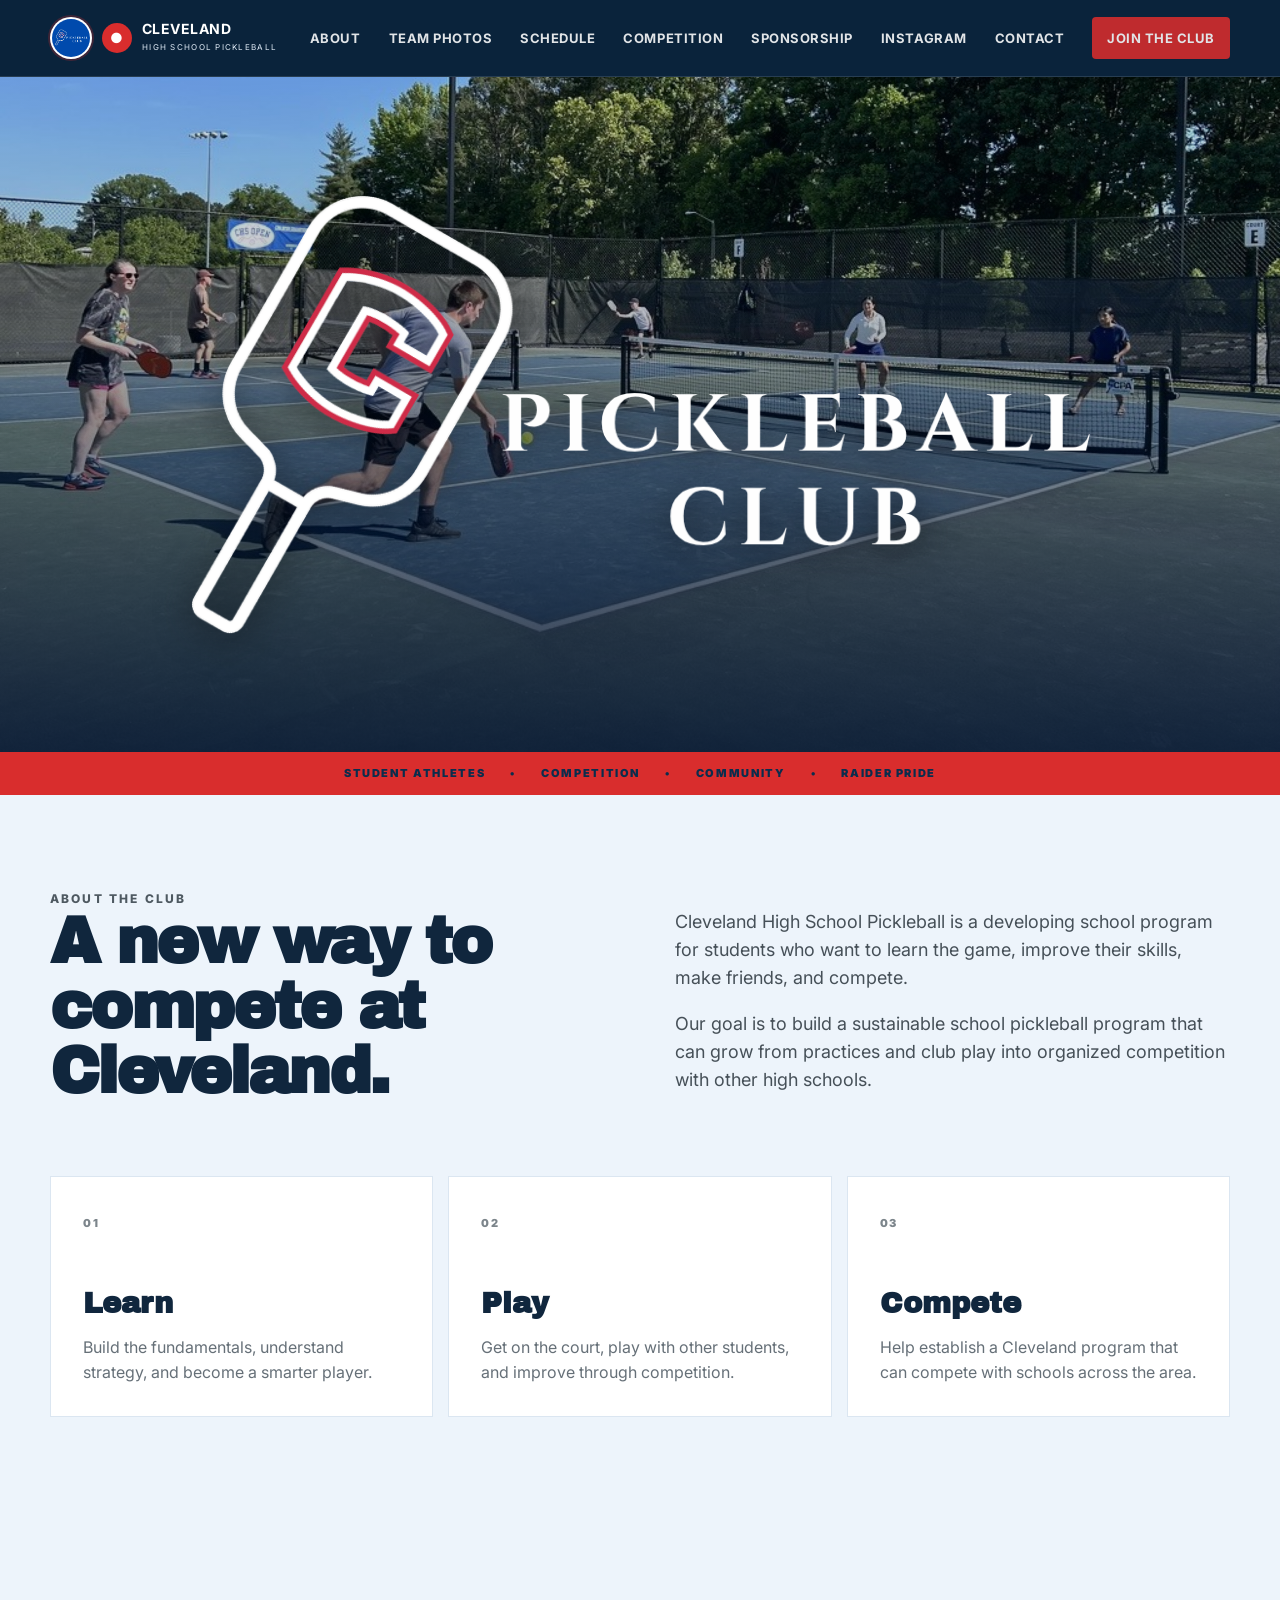
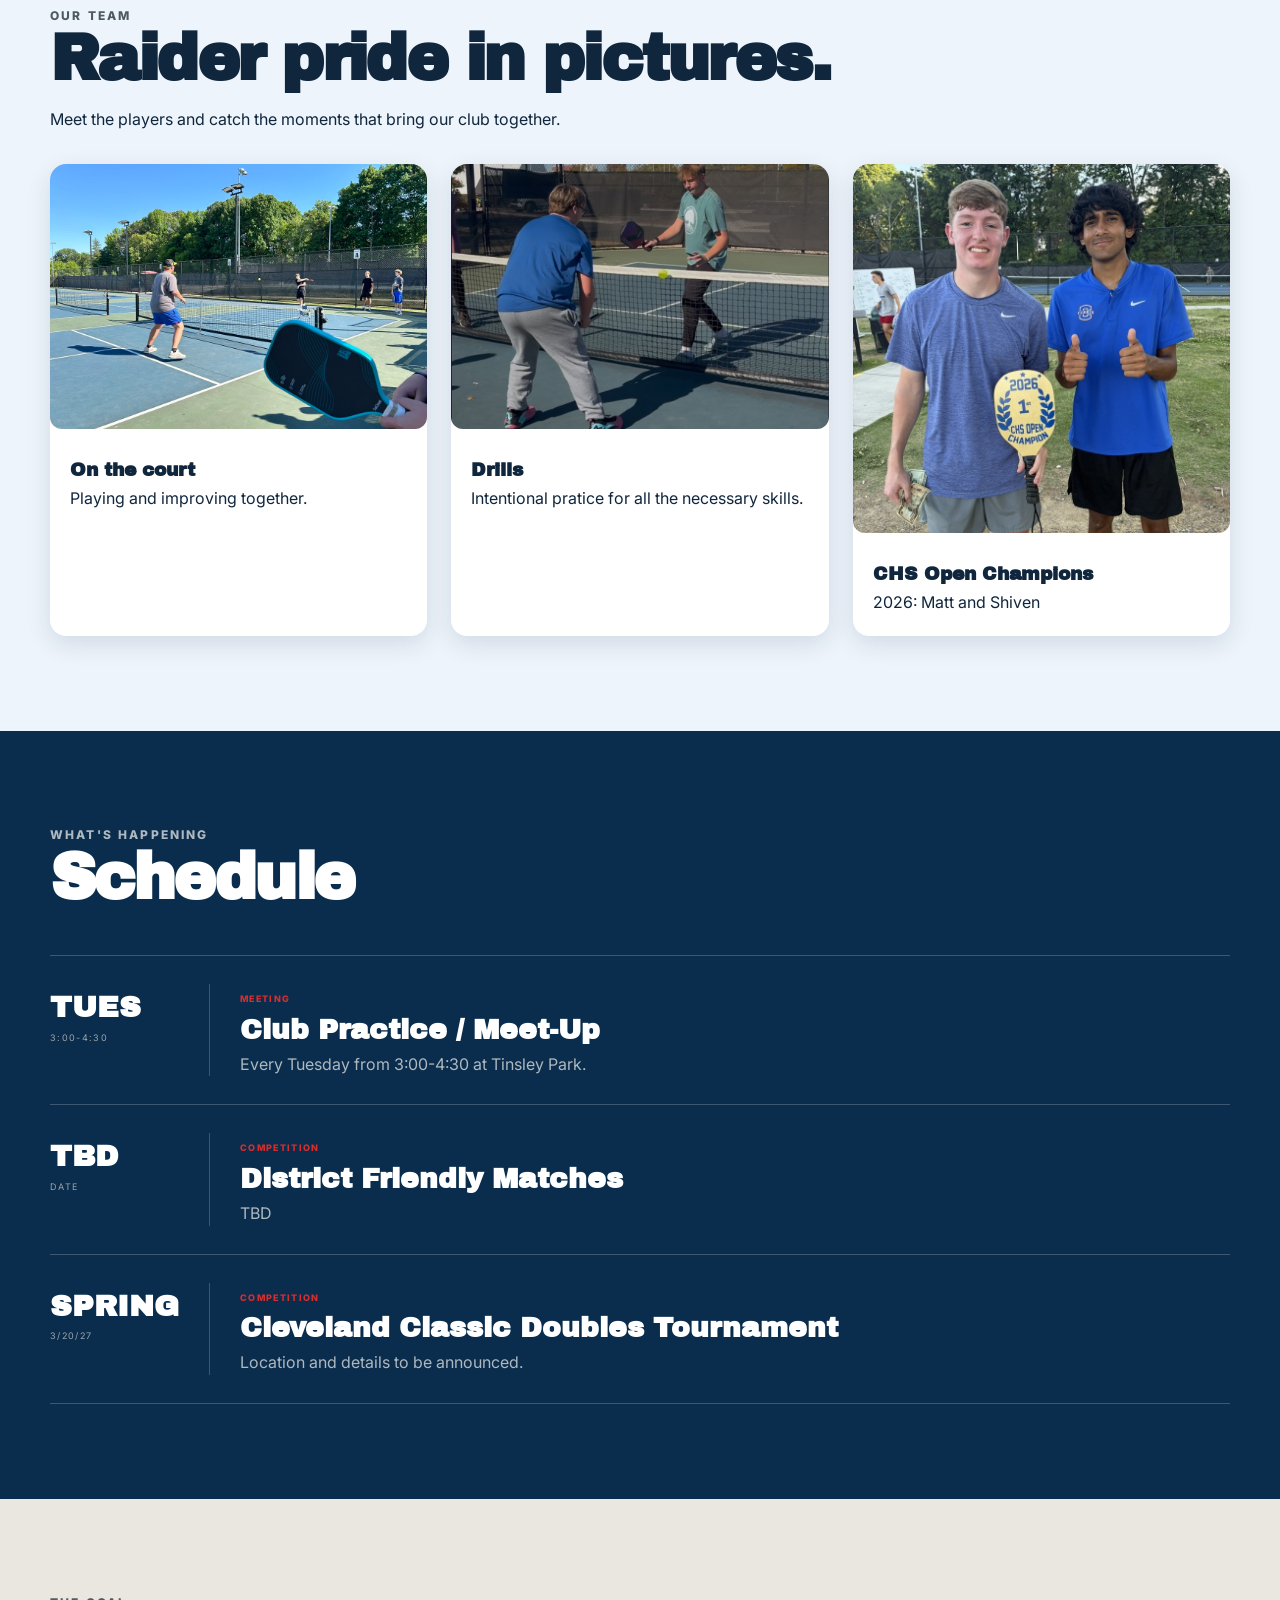
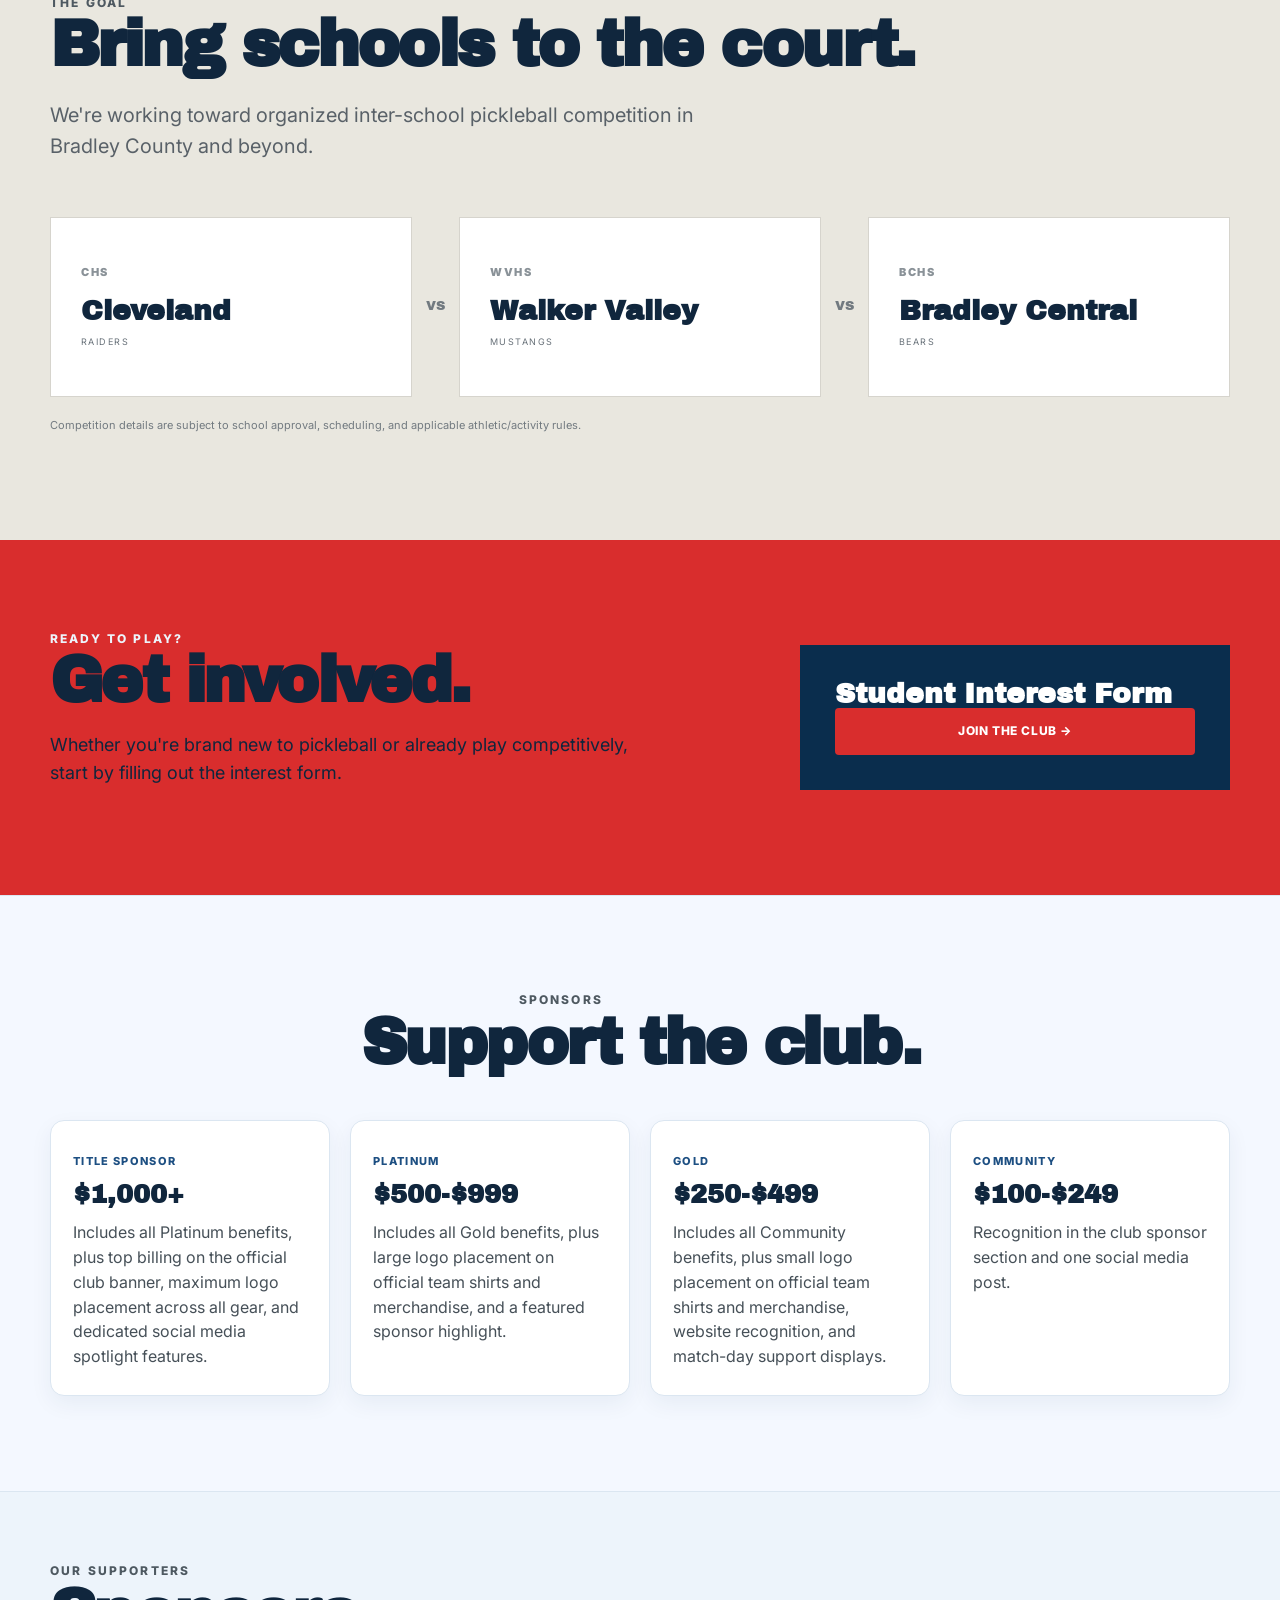
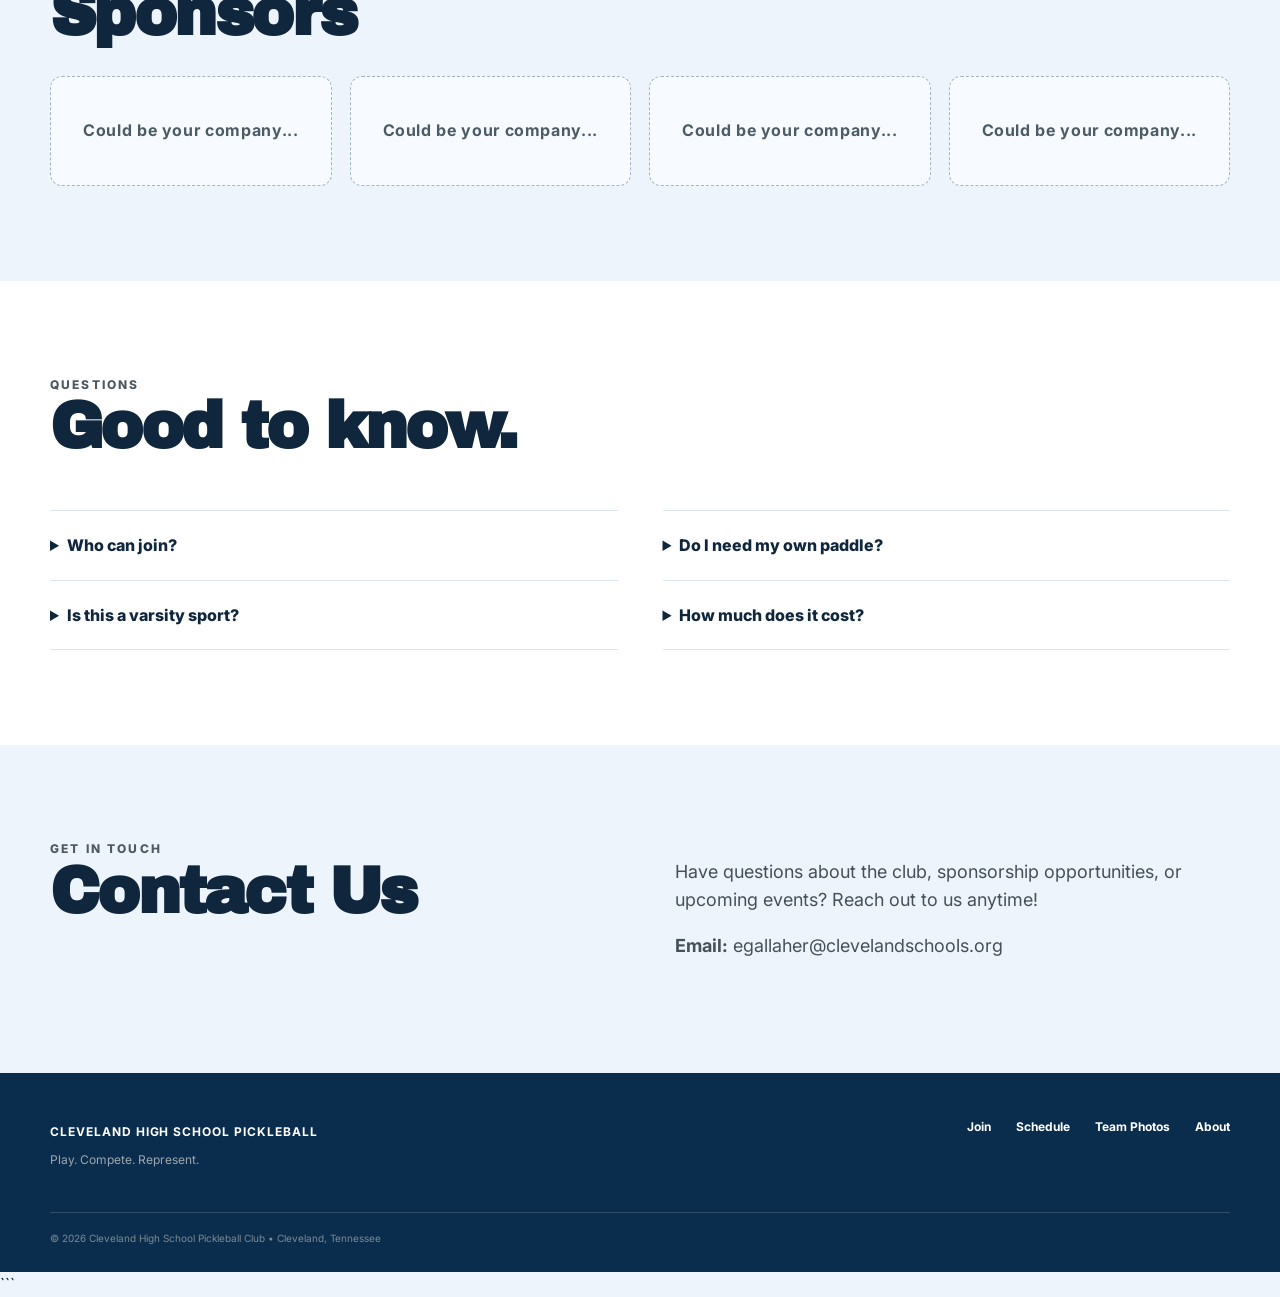
<file: index.html>
<!DOCTYPE html>
<html lang="en">
<head>
  <meta charset="UTF-8">
  <meta name="viewport" content="width=device-width, initial-scale=1.0">
  <meta name="description" content="Cleveland High School Pickleball Club — play, compete, and represent Cleveland.">
  <title>Cleveland High School Pickleball</title>
  <link rel="stylesheet" href="styles.css">

  <style>
    #team-photos {
      scroll-margin-top: 100px;
    }

    .team-photo-grid {
      display: grid;
      grid-template-columns: repeat(3, minmax(0, 1fr));
      gap: 24px;
      margin-top: 32px;
    }

    .team-photo-card {
      margin: 0;
    }

    .team-photo-card img,
    .team-photo-placeholder {
      display: block;
      width: 100%;
      aspect-ratio: 4 / 3;
      border-radius: 12px;
    }

    .team-photo-card img {
      object-fit: cover;
    }

    .team-photo-placeholder {
      display: grid;
      place-items: center;
      box-sizing: border-box;
      padding: 24px;
      background: #f1f4f7;
      border: 2px dashed #b9c4cf;
      color: #475569;
      text-align: center;
    }

    .team-photo-card figcaption {
      margin-top: 14px;
    }

    .team-photo-card h3 {
      margin: 0 0 6px;
    }

    .team-photo-card p {
      margin: 0;
    }

    @media (max-width: 700px) {
      .team-photo-grid {
        grid-template-columns: 1fr;
      }
    }
  </style>
</head>

<body>
  <header class="site-header">
    <nav class="nav container">
      <a class="brand" href="#top" aria-label="Cleveland High School Pickleball home">
        <img class="club-logo" src="CHS-pickleball-club.png" alt="CHS Pickleball Club logo">
        <span class="brand-ball">●</span>
        <span><strong>CLEVELAND</strong><small>HIGH SCHOOL PICKLEBALL</small></span>
      </a>
      <button class="menu-toggle" aria-label="Open menu" aria-expanded="false">☰</button>
      <div class="nav-links">
        <a href="#about">About</a>
        <a href="#team-photos">Team Photos</a>
        <a href="#schedule">Schedule</a>
        <a href="#competition">Competition</a>
        <a href="#sponsors">Sponsorship</a>
        <a href="https://www.instagram.com/chs_pickleball_club/" target="_blank" rel="noopener">Instagram</a>
        <a href="#contact">Contact</a>
        <a href="#join" class="nav-cta">Join the Club</a>
      </div>
    </nav>
  </header>

  <main id="top">
    <section class="hero">
      <div class="hero-photo-shell">
        <img class="hero-visual" src="images/hero-courts-cropped.jpg" alt="Students playing pickleball on outdoor courts">
        <div class="hero-text"><img class="hero-brand-art" src="images/hero-club-logo.png" alt="CHS Pickleball Club"></div>
      </div>
    </section>

    <section class="ticker" aria-label="Club message">
      <div>STUDENT ATHLETES</div>
      <div>•</div>
      <div>COMPETITION</div>
      <div>•</div>
      <div>COMMUNITY</div>
      <div>•</div>
      <div>RAIDER PRIDE</div>
    </section>

    <section id="about" class="section">
      <div class="container split">
        <div>
          <p class="eyebrow dark">ABOUT THE CLUB</p>
          <h2>A new way to compete at Cleveland.</h2>
        </div>
        <div class="section-copy">
          <p>Cleveland High School Pickleball is a developing school program for students who want to learn the game,
            improve their skills, make friends, and compete.</p>
          <p>Our goal is to build a sustainable school pickleball program that can grow from practices and club play
            into organized competition with other high schools.</p>
        </div>
      </div>
      <div class="container cards">
        <article class="card">
          <span class="card-number">01</span>
          <h3>Learn</h3>
          <p>Build the fundamentals, understand strategy, and become a smarter player.</p>
        </article>
        <article class="card">
          <span class="card-number">02</span>
          <h3>Play</h3>
          <p>Get on the court, play with other students, and improve through competition.</p>
        </article>
        <article class="card">
          <span class="card-number">03</span>
          <h3>Compete</h3>
          <p>Help establish a Cleveland program that can compete with schools across the area.</p>
        </article>
      </div>
    </section>

    <!-- TEAM PHOTOS -->
    <section id="team-photos" class="section" aria-labelledby="team-photos-heading">
      <div class="container">
        <p class="eyebrow dark">OUR TEAM</p>
        <h2 id="team-photos-heading">Raider pride in pictures.</h2>
        <p>Meet the players and catch the moments that bring our club together.</p>

        <div class="team-photo-grid">
          <figure class="team-photo-card">
            <img src="images/picture1.jpeg" alt="Pickleball players enjoying a game on the outdoor courts" loading="lazy">
            <figcaption><h3>On the court</h3><p>Playing and improving together.</p></figcaption>
          </figure>
          <figure class="team-photo-card">
            <img src="images/picture3.jpeg" alt="Two players competing near the pickleball net" loading="lazy">
            <figcaption><h3>Drills</h3><p>Intentional pratice for all the necessary skills.</p></figcaption>
          </figure>
          <figure class="team-photo-card">
            <img src="images/champions-heads-and-paddle.jpg" class="champions-portrait" style="height:auto!important;max-height:none!important;aspect-ratio:auto!important;object-fit:contain!important;object-position:center top!important" alt="Two pickleball players posing together with a championship paddle" loading="lazy">
            <figcaption><h3>CHS Open Champions</h3><p>2026: Matt and Shiven</p></figcaption>
          </figure>
        </div>
      </div>
    </section>

    <section id="schedule" class="section dark-section">
      <div class="container">
        <div class="section-heading">
          <div>
            <p class="eyebrow">WHAT'S HAPPENING</p>
            <h2>Schedule</h2>
          </div>
        </div>
        <div class="events">
          <div class="event">
            <div class="date"><strong>TUES</strong><span>3:00-4:30</span></div>
            <div>
              <span class="event-tag">MEETING</span>
              <h3>Club Practice / Meet-Up</h3>
              <p>Every Tuesday from 3:00-4:30 at Tinsley Park.</p>
            </div>
          </div>
          <div class="event">
            <div class="date"><strong>TBD</strong><span>DATE</span></div>
            <div>
              <span class="event-tag">COMPETITION</span>
              <h3>District Friendly Matches</h3>
              <p>TBD</p>
            </div>
          </div>
          <div class="event">
            <div class="date"><strong>SPRING</strong><span>3/20/27</span></div>
            <div>
              <span class="event-tag">COMPETITION</span>
              <h3>Cleveland Classic Doubles Tournament</h3>
              <p>Location and details to be announced.</p>
            </div>
          </div>
        </div>
      </div>
    </section>

    <section id="competition" class="section competition-section">
      <div class="container">
        <p class="eyebrow dark">THE GOAL</p>
        <h2>Bring schools to the court.</h2>
        <p class="lead">We're working toward organized inter-school pickleball competition in Bradley County and beyond.</p>
        <div class="rivals">
          <div class="school"><span>CHS</span><strong>Cleveland</strong><small>RAIDERS</small></div>
          <div class="vs">VS</div>
          <div class="school"><span>WVHS</span><strong>Walker Valley</strong><small>MUSTANGS</small></div>
          <div class="vs">VS</div>
          <div class="school"><span>BCHS</span><strong>Bradley Central</strong><small>BEARS</small></div>
        </div>
        <p class="fine-print">Competition details are subject to school approval, scheduling, and applicable
          athletic/activity rules.</p>
      </div>
    </section>

    <section id="join" class="join-section">
      <div class="container join-grid">
        <div>
          <p class="eyebrow">READY TO PLAY?</p>
          <h2>Get involved.</h2>
          <p>Whether you're brand new to pickleball or already play competitively, start by filling out the interest form.</p>
        </div>
        <div class="join-box">
          <h3>Student Interest Form</h3>
          <a class="button primary full" href="https://forms.gle/dFQhhtdQfwLwSMa78" target="_blank" rel="noopener">Join the Club →</a>
        </div>
      </div>
    </section>

    <section id="sponsors" class="section sponsor-section">
      <div class="container">
        <div class="section-heading centered-heading">
          <div>
            <p class="eyebrow dark">SPONSORS</p>
            <h2>Support the club.</h2>
          </div>
        </div>
        <div class="sponsor-tier-grid">
          <article class="sponsor-tier">
            <span class="tier-label">TITLE SPONSOR</span>
            <h3>$1,000+</h3>
            <p>Includes all Platinum benefits, plus top billing on the official club banner, maximum logo placement across all gear, and dedicated social media spotlight features.</p>
          </article>
          <article class="sponsor-tier">
            <span class="tier-label">PLATINUM</span>
            <h3>$500-$999</h3>
            <p>Includes all Gold benefits, plus large logo placement on official team shirts and merchandise, and a featured sponsor highlight.</p>
          </article>
          <article class="sponsor-tier">
            <span class="tier-label">GOLD</span>
            <h3>$250-$499</h3>
            <p>Includes all Community benefits, plus small logo placement on official team shirts and merchandise, website recognition, and match-day support displays.</p>
          </article>
          <article class="sponsor-tier">
            <span class="tier-label">COMMUNITY</span>
            <h3>$100-$249</h3>
            <p>Recognition in the club sponsor section and one social media post.</p>
          </article>
        </div>
      </div>
    </section>

    <section class="section sponsor-showcase">
      <div class="container">
        <div class="sponsor-header">
          <p class="eyebrow dark">OUR SUPPORTERS</p>
          <h2>Sponsors</h2>
        </div>
        <div class="sponsor-grid">
          <div class="sponsor-box">Could be your company...</div>
          <div class="sponsor-box">Could be your company...</div>
          <div class="sponsor-box">Could be your company...</div>
          <div class="sponsor-box">Could be your company...</div>
        </div>
      </div>
    </section>

    <section class="section faq">
      <div class="container">
        <p class="eyebrow dark">QUESTIONS</p>
        <h2>Good to know.</h2>
        <div class="faq-grid">
          <details>
            <summary>Who can join?</summary>
            <p>All students of Cleveland High School and local homeschool students.</p>
          </details>
          <details>
            <summary>Do I need my own paddle?</summary>
            <p>Yes, bring a paddle, water, and appropriate court shoes.</p>
          </details>
          <details>
            <summary>Is this a varsity sport?</summary>
            <p>This program is currently only a club, but help us make it a varsity sport!</p>
          </details>
          <details>
            <summary>How much does it cost?</summary>
            <p>It is free to join the club, however you do have the option to buy apparel.</p>
          </details>
        </div>
      </div>
    </section>

    <section id="contact" class="section">
      <div class="container split">
        <div>
          <p class="eyebrow dark">GET IN TOUCH</p>
          <h2>Contact Us</h2>
        </div>
        <div class="section-copy">
          <p>Have questions about the club, sponsorship opportunities, or upcoming events? Reach out to us anytime!</p>
          <p>
            <strong>Email:</strong>
            <a href="mailto:egallaher@clevelandschools.org">egallaher@clevelandschools.org</a>
          </p>
        </div>
      </div>
    </section>
  </main>

  <footer class="footer">
    <div class="container footer-inner">
      <div>
        <strong>CLEVELAND HIGH SCHOOL PICKLEBALL</strong>
        <p>Play. Compete. Represent.</p>
      </div>
      <div class="footer-links">
        <a href="#join">Join</a>
        <a href="#schedule">Schedule</a>
        <a href="#team-photos">Team Photos</a>
        <a href="#about">About</a>
      </div>
    </div>
    <div class="container copyright">© 2026 Cleveland High School Pickleball Club • Cleveland, Tennessee</div>
  </footer>

  <script>
    const toggle = document.querySelector('.menu-toggle');
    const links = document.querySelector('.nav-links');

    toggle.addEventListener('click', () => {
      const open = links.classList.toggle('open');
      toggle.setAttribute('aria-expanded', open);
    });

    document.querySelectorAll('.nav-links a').forEach(a => {
      a.addEventListener('click', () => {
        links.classList.remove('open');
        toggle.setAttribute('aria-expanded', 'false');
      });
    });
  </script>
</body>
</html>
```
</file>
<file: styles.css>
@import url('https://fonts.googleapis.com/css2?family=Archivo+Black&family=Inter:wght@400;500;600;700;800&display=swap');

:root {
  --navy: #0a2d4d;
  --navy-deep: #061f38;
  --ink: #10263d;
  --cream: #edf4fb;
  --white: #ffffff;
  --accent: #d92d2d;
  --accent-strong: #b91d1d;
  --blue-soft: #4a7ab3;
  --blue-mid: #1d4f82;
  --muted: #5a6d7c;
  --line: #dbe6f1;
  --max: 1180px;
}

* {
  box-sizing: border-box
}

html {
  scroll-behavior: smooth
}

body {
  margin: 0;
  background: var(--cream);
  color: var(--ink);
  font-family: Inter, Arial, sans-serif;
  line-height: 1.55
}

a {
  color: inherit;
  text-decoration: none
}

.container {
  width: min(calc(100% - 40px), var(--max));
  margin: auto
}

.site-header {
  position: sticky;
  top: 0;
  z-index: 20;
  background: rgba(6, 31, 56, .98);
  color: white;
  border-bottom: 1px solid rgba(255, 255, 255, .12)
}

.nav {
  height: 76px;
  display: flex;
  align-items: center;
  justify-content: space-between
}

.brand {
  display: flex;
  align-items: center;
  gap: 10px;
  letter-spacing: .03em
}

.club-logo {
  width: 42px;
  height: 42px;
  object-fit: cover;
  border-radius: 50%;
  background: white;
  border: 2px solid rgba(255, 255, 255, .25);
  box-shadow: 0 0 0 2px rgba(217, 45, 45, .25)
}

.brand strong {
  display: block;
  font-size: 14px;
  line-height: 1
}

.brand small {
  display: block;
  font-size: 8px;
  letter-spacing: .16em;
  margin-top: 5px;
  color: #dfeaf6
}

.brand-ball {
  display: grid;
  place-items: center;
  width: 30px;
  height: 30px;
  border-radius: 50%;
  background: var(--accent);
  color: white;
  font-size: 14px
}

.nav-links {
  display: flex;
  align-items: center;
  gap: 28px;
  font-size: 13px;
  font-weight: 700;
  text-transform: uppercase;
  letter-spacing: .04em
}

.nav-links a {
  opacity: .88
}

.nav-links a:hover {
  opacity: 1
}

.nav-cta {
  background: var(--accent);
  color: white;
  padding: 11px 15px;
  border-radius: 4px
}

.menu-toggle {
  display: none;
  background: none;
  border: 0;
  color: white;
  font-size: 26px
}

.hero {
  background: #0d5fd8;
  color: #0b2d4d;
  padding: 0
}

.hero-overlay {
  display: none
}

.hero-photo-shell {
  position: relative;
  width: 100%;
  min-height: 640px;
  overflow: hidden;
  background: #0d5fd8;
}

.hero-visual {
  display: block;
  width: 100%;
  height: 100%;
  min-height: 640px;
  object-fit: cover;
  object-position: center;
  transform: scale(1.02);
}

.hero-text {
  position: absolute;
  inset: 0;
  display: flex;
  flex-direction: column;
  justify-content: flex-end;
  align-items: center;
  gap: 28px;
  padding: 52px 40px 52px 40px;
  pointer-events: none;
}

.hero-location {
  margin: 0;
  font-size: 14px;
  font-weight: 800;
  letter-spacing: .20em;
  text-transform: uppercase;
  color: rgba(255, 255, 255, .96);
  text-shadow: 0 2px 10px rgba(0, 0, 0, .15);
}

.hero-copy {
  max-width: 960px;
  margin: 0 auto;
  font-size: clamp(36px, 4.5vw, 92px);
  line-height: 0.9;
  letter-spacing: -.06em;
  font-weight: 700;
  color: rgba(255, 255, 255, .98);
  text-align: center;
  text-shadow: none;
}

.hero-logo {
  width: 100px;
  height: 100px;
  border-radius: 50%;
  background: #fff;
  border: 3px solid rgba(255, 255, 255, .55)
}

.eyebrow {
  font-size: 12px;
  font-weight: 800;
  letter-spacing: .18em;
  margin: 0;
  color: #edf4fb
}

.eyebrow.dark {
  color: #4e5961
}

h1,
h2,
h3 {
  margin: 0;
  font-family: "Archivo Black", Impact, sans-serif;
  line-height: 1.02
}

.hero-title {
  font-size: clamp(52px, 7vw, 110px);
  letter-spacing: -.06em;
  line-height: .9;
  margin: 18px 0 22px;
  color: transparent;
  -webkit-text-stroke: 2px rgba(255,255,255,.95);
  text-shadow: 0 0 16px rgba(255,255,255,.16);
}

.hero-title span {
  color: transparent;
  -webkit-text-stroke: 2px rgba(255,255,255,.95);
}

.hero-actions {
  display: flex;
  gap: 12px;
  flex-wrap: wrap
}

.button {
  display: inline-block;
  padding: 14px 20px;
  border-radius: 4px;
  font-weight: 800;
  text-transform: uppercase;
  letter-spacing: .05em;
  font-size: 12px
}

.button.primary {
  background: var(--accent);
  color: white
}

.button.primary:hover {
  background: var(--accent-strong)
}

.button.ghost {
  border: 1px solid rgba(255, 255, 255, .45);
  color: white
}

.button.full {
  display: block;
  text-align: center;
  width: 100%
}

.court-lines {
  display: none
}

.ticker {
  background: var(--accent);
  color: var(--navy);
  display: flex;
  justify-content: center;
  gap: 25px;
  padding: 13px 10px;
  font-size: 11px;
  font-weight: 900;
  letter-spacing: .15em
}

.section {
  padding: 95px 0
}

.split {
  display: grid;
  grid-template-columns: 1fr 1fr;
  gap: 70px;
  align-items: start
}

h2 {
  font-size: clamp(38px, 5vw, 66px);
  letter-spacing: -.04em
}

.section-copy {
  font-size: 18px;
  color: #465058
}

.cards {
  display: grid;
  grid-template-columns: repeat(3, 1fr);
  gap: 15px;
  margin-top: 65px
}

.card {
  background: white;
  padding: 32px;
  min-height: 240px;
  border: 1px solid var(--line)
}

.card-number {
  font-size: 11px;
  font-weight: 900;
  color: #7c858b;
  letter-spacing: .15em
}

.card h3 {
  font-size: 29px;
  margin-top: 55px
}

.card p {
  color: #667078;
  margin-bottom: 0
}

.dark-section {
  background: var(--navy);
  color: white
}

.section-heading {
  display: flex;
  justify-content: space-between;
  align-items: end;
  gap: 30px;
  margin-bottom: 45px
}

.section-heading p {
  max-width: 400px;
  color: #aeb8bf
}

.events {
  border-top: 1px solid rgba(255, 255, 255, .2)
}

.event {
  display: grid;
  grid-template-columns: 160px 1fr;
  gap: 30px;
  padding: 28px 0;
  border-bottom: 1px solid rgba(255, 255, 255, .2)
}

.date {
  border-right: 1px solid rgba(255, 255, 255, .2);
  display: flex;
  flex-direction: column
}

.date strong {
  font-family: "Archivo Black";
  font-size: 30px
}

.date span {
  font-size: 9px;
  letter-spacing: .15em;
  color: #9ba5ab
}

.event-tag {
  font-size: 9px;
  font-weight: 800;
  letter-spacing: .15em;
  color: var(--accent)
}

.event h3 {
  font-size: 28px;
  margin: 7px 0
}

.event p {
  margin: 0;
  color: #aeb8bf
}

.competition-section {
  background: #e9e7df
}

.lead {
  max-width: 680px;
  font-size: 20px;
  color: #596168;
  margin: 22px 0 55px
}

.rivals {
  display: grid;
  grid-template-columns: 1fr auto 1fr auto 1fr;
  gap: 14px;
  align-items: stretch
}

.school {
  background: white;
  padding: 30px;
  min-height: 180px;
  display: flex;
  flex-direction: column;
  justify-content: center;
  border: 1px solid #d6d4cd
}

.school span {
  font-size: 11px;
  font-weight: 900;
  letter-spacing: .15em;
  color: #8a9298
}

.school strong {
  font-family: "Archivo Black";
  font-size: 28px;
  margin-top: 8px
}

.school small {
  font-size: 9px;
  letter-spacing: .16em;
  margin-top: 3px;
  color: #687179
}

.vs {
  display: grid;
  place-items: center;
  font-family: "Archivo Black";
  font-size: 13px;
  color: #727a80
}

.fine-print {
  font-size: 11px;
  color: #727a80;
  margin-top: 20px
}

.join-section {
  background: var(--accent);
  padding: 90px 0
}

.join-grid {
  display: grid;
  grid-template-columns: 1fr 430px;
  gap: 70px;
  align-items: center
}

.join-grid>div>p:not(.eyebrow) {
  font-size: 18px;
  max-width: 600px
}

.join-box {
  background: var(--navy);
  color: white;
  padding: 35px
}

.join-box h3 {
  font-size: 28px
}

.join-box p {
  color: #bfc7cc
}

.join-box small {
  display: block;
  color: #aeb8bf;
  font-size: 11px;
  margin-top: 14px
}

.sponsor-section {
  background: #f4f8ff;
  border-top: 1px solid var(--line);
  border-bottom: 1px solid var(--line);
}

.centered-heading {
  text-align: center;
  justify-content: center;
}

.sponsor-tier-grid {
  display: grid;
  grid-template-columns: repeat(4, minmax(0, 1fr));
  gap: 20px;
  margin-top: 42px;
}

.sponsor-tier {
  background: white;
  border: 1px solid var(--line);
  border-radius: 14px;
  padding: 26px 22px;
  box-shadow: 0 8px 22px rgba(10, 45, 77, 0.06);
}

.tier-label {
  display: inline-block;
  font-size: 11px;
  letter-spacing: .12em;
  font-weight: 800;
  text-transform: uppercase;
  color: var(--blue-mid);
  margin-bottom: 12px;
}

.sponsor-tier h3 {
  font-size: clamp(24px, 2vw, 34px);
  margin-bottom: 12px;
}

.sponsor-tier p {
  margin: 0;
  color: #465058;
}

.sponsor-showcase {
  padding-top: 70px;
}

.sponsor-header {
  margin-bottom: 30px;
}

.sponsor-grid {
  display: grid;
  grid-template-columns: repeat(4, minmax(0, 1fr));
  gap: 18px;
}

.sponsor-box {
  display: grid;
  place-items: center;
  min-height: 110px;
  padding: 18px;
  border: 1px dashed rgba(10, 45, 77, 0.35);
  border-radius: 12px;
  background: #f7fbff;
  color: #4d5b67;
  font-weight: 700;
  letter-spacing: .04em;
  text-align: center;
}

.faq {
  background: white
}

.faq-grid {
  display: grid;
  grid-template-columns: 1fr 1fr;
  gap: 0 45px;
  margin-top: 50px
}

details {
  border-top: 1px solid var(--line);
  padding: 22px 0
}

details:last-child,
details:nth-last-child(2) {
  border-bottom: 1px solid var(--line)
}

summary {
  cursor: pointer;
  font-weight: 800
}

details p {
  color: #626b72;
  max-width: 600px
}

.footer {
  background: var(--navy);
  color: white;
  padding: 45px 0 25px
}

.footer-inner {
  display: flex;
  justify-content: space-between;
  gap: 30px
}

.footer strong {
  font-size: 12px;
  letter-spacing: .08em
}

.footer p {
  margin: 8px 0;
  color: #9da7ad;
  font-size: 12px
}

.footer-links {
  display: flex;
  gap: 25px;
  font-size: 12px;
  font-weight: 700
}

.copyright {
  border-top: 1px solid rgba(255, 255, 255, .15);
  margin-top: 35px;
  padding-top: 18px;
  color: #7f8990;
  font-size: 10px
}

@media(max-width:760px) {
  .nav {
    height: 66px
  }

  .menu-toggle {
    display: block
  }

  .nav-links {
    display: none;
    position: absolute;
    left: 0;
    right: 0;
    top: 66px;
    background: var(--navy);
    padding: 20px;
    flex-direction: column;
    align-items: stretch;
    gap: 0
  }

  .nav-links.open {
    display: flex
  }

  .nav-links a {
    padding: 14px 5px
  }

  .nav-cta {
    text-align: center;
    margin-top: 8px
  }

  .hero {
    min-height: 620px
  }

  .hero-content {
    padding: 70px 0
  }

  .hero-copy {
    font-size: 15px
  }

  .court-lines {
    right: -300px;
    opacity: .7
  }

  .section {
    padding: 70px 0
  }

  .split,
  .cards,
  .join-grid,
  .faq-grid {
    grid-template-columns: 1fr
  }

  .split {
    gap: 25px
  }

  .cards {
    margin-top: 40px
  }

  .card {
    min-height: auto
  }

  .card h3 {
    margin-top: 30px
  }

  .section-heading {
    display: block
  }

  .section-heading p {
    margin-top: 18px
  }

  .event {
    grid-template-columns: 85px 1fr;
    gap: 15px
  }

  .date strong {
    font-size: 22px
  }

  .event h3 {
    font-size: 22px
  }

  .rivals {
    grid-template-columns: 1fr;
    gap: 10px
  }

  .vs {
    padding: 4px
  }

  .school {
    min-height: 125px
  }

  .join-grid {
    gap: 35px
  }

  .footer-inner {
    display: block
  }

  .footer-links {
    margin-top: 25px
  }
}

/* Club photo gallery */
.team-photo-grid { display:grid; grid-template-columns:repeat(3,minmax(0,1fr)); gap:22px; margin-top:30px; }
.team-photo-card { margin:0; overflow:hidden; border-radius:16px; background:#fff; box-shadow:0 8px 24px rgba(10,31,62,.12); }
.team-photo-card img { display:block; width:100%; height:265px; object-fit:cover; }
.team-photo-card figcaption { padding:18px 20px 22px; }
.team-photo-card h3 { margin:0 0 7px; }
.team-photo-card p { margin:0; }
.hero-text { background:linear-gradient(to bottom,transparent 32%,rgba(0,19,49,.78) 100%); }
@media(max-width:800px) { .team-photo-grid { grid-template-columns:repeat(2,minmax(0,1fr)); } }
@media(max-width:560px) { .team-photo-grid { grid-template-columns:1fr; } .team-photo-card img { height:245px; } }

/* Preserve the full champions portrait */
.team-photo-card img[src$="picture4.jpg"] { height: auto !important; object-fit: contain !important; }


/* Homepage hero: cropped court photograph and club logo */
.hero-photo-shell { height: min(680px, 75vh); min-height: 440px; }
.hero-visual { position:absolute; inset:0; width:100%; height:100%; min-height:0; object-fit:cover; object-position:center 65%; transform:none; }
.hero-photo-shell::after { content:""; position:absolute; inset:0; background:linear-gradient(180deg,rgba(4,17,36,.13),rgba(4,17,36,.45)); pointer-events:none; }
.hero-text { z-index:1; justify-content:center; align-items:center; padding:32px; }
.hero-brand-art { display:block; width:min(84vw,900px); max-height:78%; height:auto; object-fit:contain; filter:drop-shadow(0 5px 18px rgba(0,0,0,.55)); }
@media (max-width:700px) { .hero-photo-shell {height:480px;min-height:380px;} .hero-brand-art {width:94vw;max-height:75%;} }

/* Champions photo: show the complete portrait, including both heads. */
.team-photo-grid .team-photo-card img[src*="picture4.jpg"] {
  display: block;
  width: 100%;
  height: auto !important;
  aspect-ratio: auto !important;
  object-fit: contain !important;
  object-position: center center !important;
  max-height: none !important;
}

/* Champions portrait: show heads through the full award paddle without cropping. */
.team-photo-grid .team-photo-card img.champions-portrait {
  display:block; width:100%; height:auto!important; max-height:none!important;
  aspect-ratio:auto!important; object-fit:contain!important; object-position:center top!important;
}
</file>
